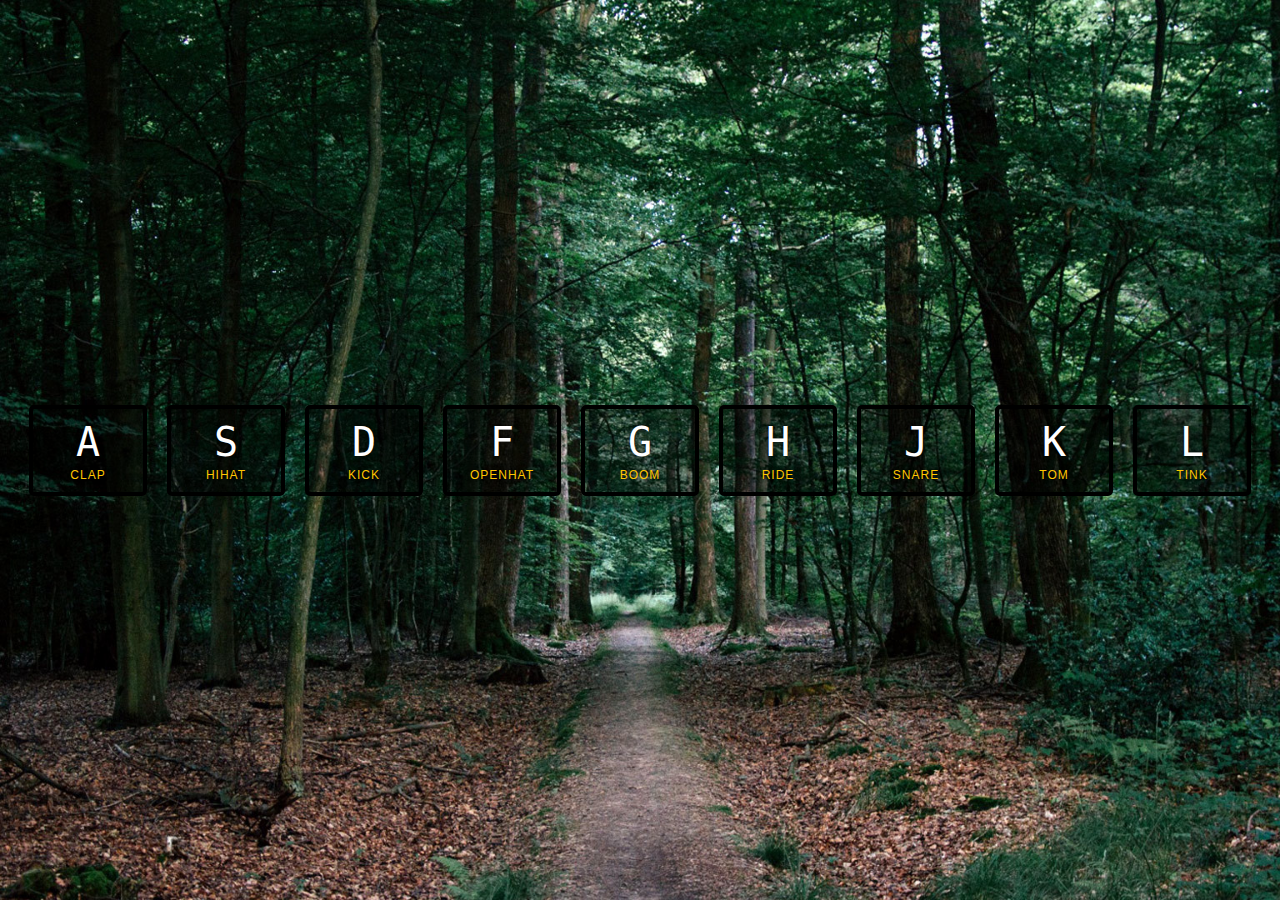
<file: 01/index.html>
<!DOCTYPE html>
<html lang="en">

<head>
  <meta charset="UTF-8">
  <title>JS Drum Kit</title>
  <link rel="stylesheet" href="style.css">
</head>

<body>


  <div class="keys">
    <div data-key="65" class="key">
      <kbd>A</kbd>
      <span class="sound">clap</span>
    </div>
    <div data-key="83" class="key">
      <kbd>S</kbd>
      <span class="sound">hihat</span>
    </div>
    <div data-key="68" class="key">
      <kbd>D</kbd>
      <span class="sound">kick</span>
    </div>
    <div data-key="70" class="key">
      <kbd>F</kbd>
      <span class="sound">openhat</span>
    </div>
    <div data-key="71" class="key">
      <kbd>G</kbd>
      <span class="sound">boom</span>
    </div>
    <div data-key="72" class="key">
      <kbd>H</kbd>
      <span class="sound">ride</span>
    </div>
    <div data-key="74" class="key">
      <kbd>J</kbd>
      <span class="sound">snare</span>
    </div>
    <div data-key="75" class="key">
      <kbd>K</kbd>
      <span class="sound">tom</span>
    </div>
    <div data-key="76" class="key">
      <kbd>L</kbd>
      <span class="sound">tink</span>
    </div>
  </div>

  <audio data-key="65" src="sounds/clap.wav"></audio>
  <audio data-key="83" src="sounds/hihat.wav"></audio>
  <audio data-key="68" src="sounds/kick.wav"></audio>
  <audio data-key="70" src="sounds/openhat.wav"></audio>
  <audio data-key="71" src="sounds/boom.wav"></audio>
  <audio data-key="72" src="sounds/ride.wav"></audio>
  <audio data-key="74" src="sounds/snare.wav"></audio>
  <audio data-key="75" src="sounds/tom.wav"></audio>
  <audio data-key="76" src="sounds/tink.wav"></audio>

  <script src="script.js"></script>
</body>

</html>
</file>
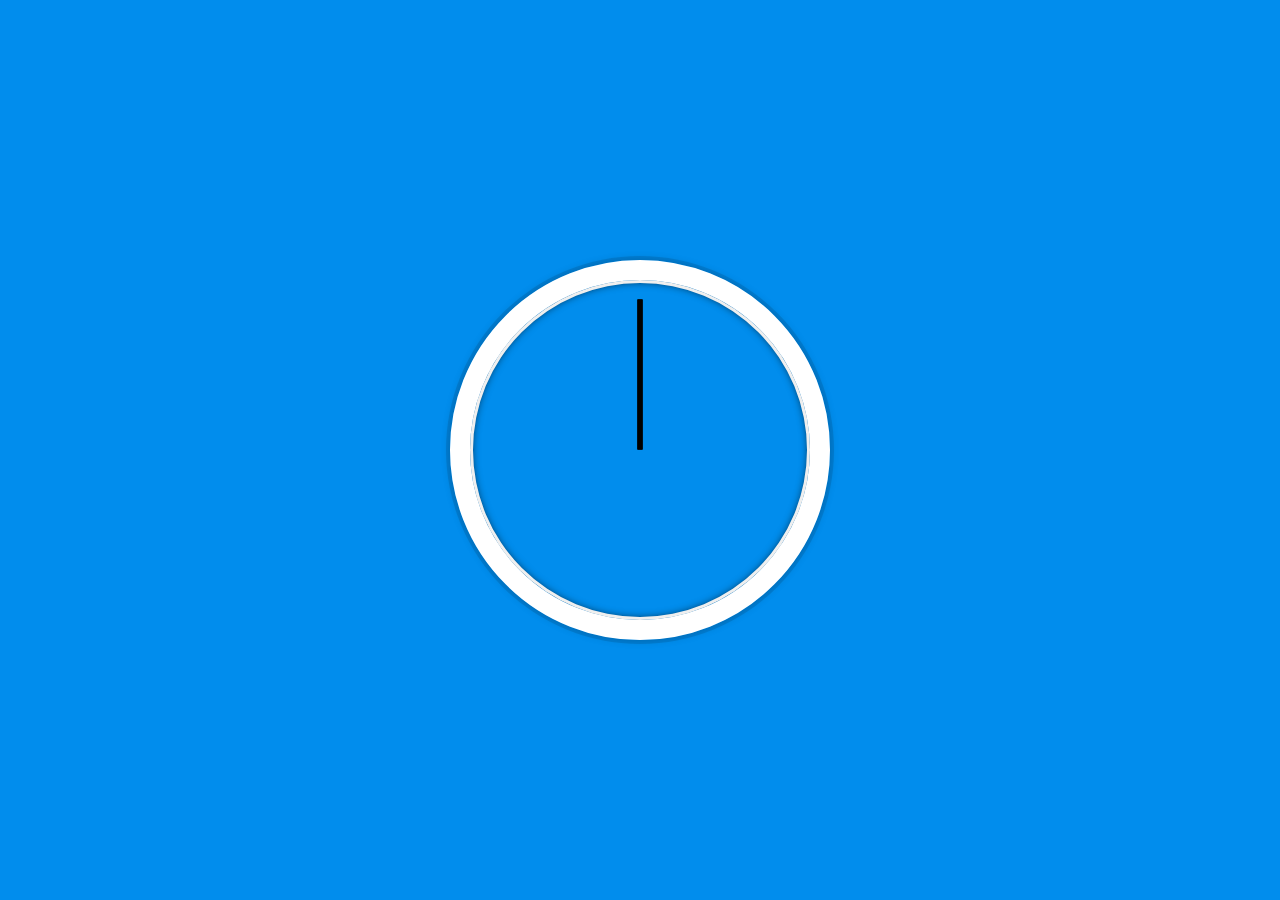
<file: 02/index.html>
<!DOCTYPE html>
<html lang="en">
<head>
  <meta charset="UTF-8">
  <title>JS + CSS Clock</title>
</head>
<body>


    <div class="clock">
      <div class="clock-face">
        <div class="hand hour-hand"></div>
        <div class="hand min-hand"></div>
        <div class="hand second-hand"></div>
      </div>
    </div>


  <style>
    html {
      background: #018DED url(http://unsplash.it/1500/1000?image=881&blur=5);
      background-size: cover;
      font-family: 'helvetica neue';
      text-align: center;
      font-size: 10px;
    }

    body {
      margin: 0;
      font-size: 2rem;
      display: flex;
      flex: 1;
      min-height: 100vh;
      align-items: center;
    }

    .clock {
      width: 30rem;
      height: 30rem;
      border: 20px solid white;
      border-radius: 50%;
      margin: 50px auto;
      position: relative;
      padding: 2rem;
      box-shadow:
        0 0 0 4px rgba(0,0,0,0.1),
        inset 0 0 0 3px #EFEFEF,
        inset 0 0 10px black,
        0 0 10px rgba(0,0,0,0.2);
    }

    .clock-face {
      position: relative;
      width: 100%;
      height: 100%;
      transform: translateY(-3px); /* account for the height of the clock hands */
    }

    .hand {
      width: 50%;
      height: 5px;
      background: black;
      position: absolute;
      top: 50%;
      transform-origin: 100%;
      transform: rotate(90deg);
      transition: all 0.05s;
      transition-timing-function: cubic-bezier(0, 2.5, 0.41, 2.5);
    }

  </style>

  <script>

    const secondHand = document.querySelector('.second-hand');
    const minutesHand = document.querySelector('.min-hand');
    const hourHand = document.querySelector('.hour-hand');
    
    function setDate(){
      const now = new Date();
      const seconds = now.getSeconds();
      const minutes = now.getMinutes();
      const hours = now.getHours();

      var secondsInDegree =(seconds / 60) * 360 + 90;
      var minutesInDegree =(minutes / 60) * 360 + 90;
      var hoursInDegree =(hours / 60) * 360 + 90;

      secondHand.style.transform = `rotate(${secondsInDegree}deg)`;
      minutesHand.style.transform = `rotate(${minutesInDegree}deg)`;
      hourHand.style.transform = `rotate(${hoursInDegree}deg)`;

    }

    setInterval(setDate, 1000);   

  </script>
</body>
</html>
</file>
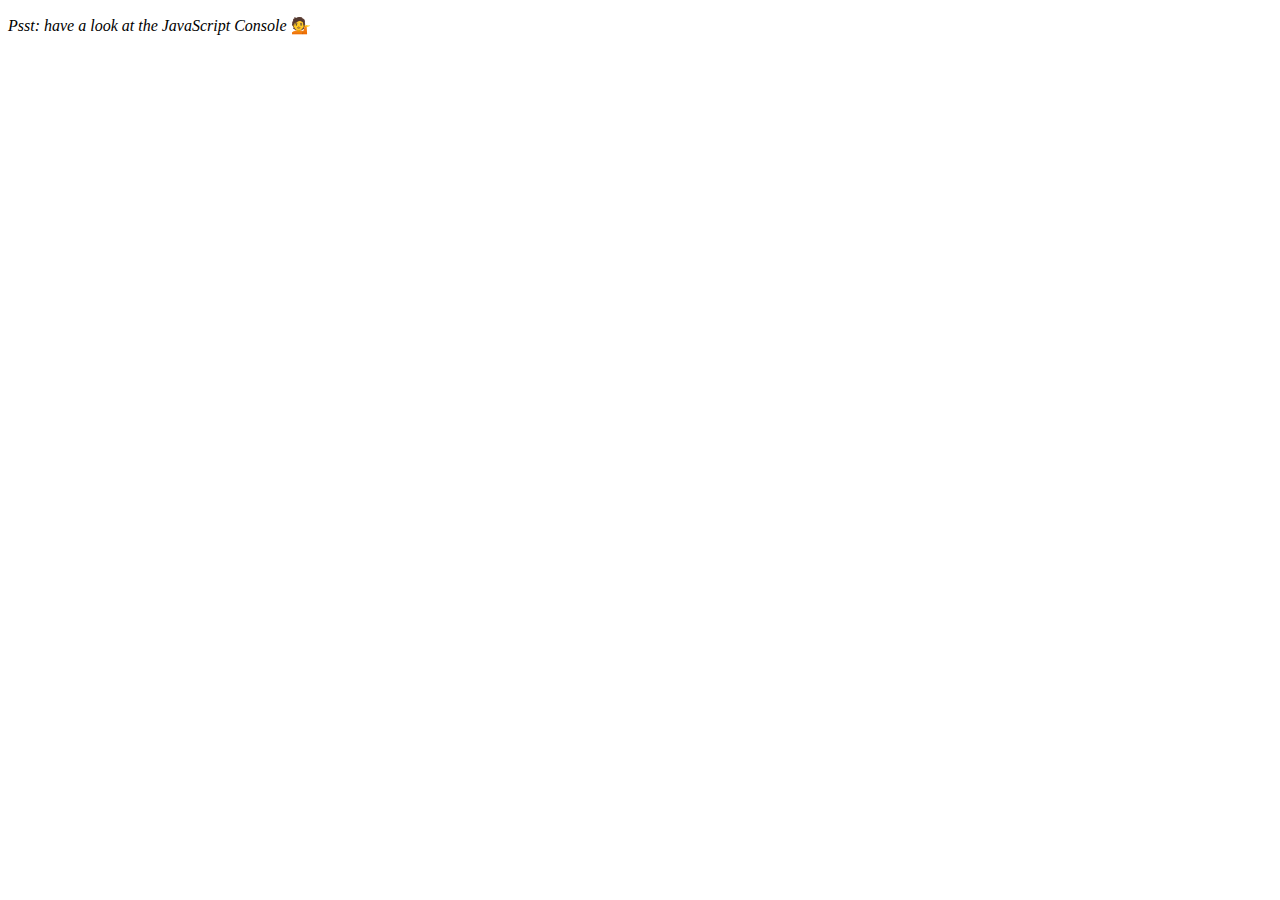
<file: 04/index.html>
<!DOCTYPE html>
<html lang="en">
<head>
  <meta charset="UTF-8">
  <title>Array Cardio 💪</title>
</head>
<body>
  <p><em>Psst: have a look at the JavaScript Console</em> 💁</p>
  <script>
    // Get your shorts on - this is an array workout!
    // ## Array Cardio Day 1

    // Some data we can work with

    const inventors = [
      { first: 'Albert', last: 'Einstein', year: 1879, passed: 1955 },
      { first: 'Isaac', last: 'Newton', year: 1643, passed: 1727 },
      { first: 'Galileo', last: 'Galilei', year: 1564, passed: 1642 },
      { first: 'Marie', last: 'Curie', year: 1867, passed: 1934 },
      { first: 'Johannes', last: 'Kepler', year: 1571, passed: 1630 },
      { first: 'Nicolaus', last: 'Copernicus', year: 1473, passed: 1543 },
      { first: 'Max', last: 'Planck', year: 1858, passed: 1947 },
      { first: 'Katherine', last: 'Blodgett', year: 1898, passed: 1979 },
      { first: 'Ada', last: 'Lovelace', year: 1815, passed: 1852 },
      { first: 'Sarah E.', last: 'Goode', year: 1855, passed: 1905 },
      { first: 'Lise', last: 'Meitner', year: 1878, passed: 1968 },
      { first: 'Hanna', last: 'Hammarström', year: 1829, passed: 1909 }
    ];

    const people = ['Beck, Glenn', 'Becker, Carl', 'Beckett, Samuel', 'Beddoes, Mick', 'Beecher, Henry', 'Beethoven, Ludwig', 'Begin, Menachem', 'Belloc, Hilaire', 'Bellow, Saul', 'Benchley, Robert', 'Benenson, Peter', 'Ben-Gurion, David', 'Benjamin, Walter', 'Benn, Tony', 'Bennington, Chester', 'Benson, Leana', 'Bent, Silas', 'Bentsen, Lloyd', 'Berger, Ric', 'Bergman, Ingmar', 'Berio, Luciano', 'Berle, Milton', 'Berlin, Irving', 'Berne, Eric', 'Bernhard, Sandra', 'Berra, Yogi', 'Berry, Halle', 'Berry, Wendell', 'Bethea, Erin', 'Bevan, Aneurin', 'Bevel, Ken', 'Biden, Joseph', 'Bierce, Ambrose', 'Biko, Steve', 'Billings, Josh', 'Biondo, Frank', 'Birrell, Augustine', 'Black, Elk', 'Blair, Robert', 'Blair, Tony', 'Blake, William'];

    // Array.prototype.filter()
    // 1. Filter the list of inventors for those who were born in the 1500's
    const fifteen = inventors.filter(inventor => (inventor.year >= 1500 && inventor.year < 1600));
    console.table(fifteen);

    // Array.prototype.map()
    // 2. Give us an array of the inventors' first and last names
    const fullNames = inventors.map(inventor => `${inventor.first} ${inventor.last}`);
    console.log(fullNames);

    // Array.prototype.sort()
    // 3. Sort the inventors by birthdate, oldest to youngest
    const ordered = inventors.sort((a, b) => a.year > b.year ? 1 : -1);
    console.table(ordered);

    // Array.prototype.reduce()
    // 4. How many years did all the inventors live?
    const totalYears = inventors.reduce((acumulador, inventor) => {
      return acumulador + (inventor.passed - inventor.year);
    }, 0);

    // 5. Sort the inventors by years lived
    const oldest = inventors.sort((a, b) => (a.passed - a.year) < (b.passed - b.year) ? 1 : -1);
    console.table(oldest);

    // 6. create a list of Boulevards in Paris that contain 'de' anywhere in the name
    // https://en.wikipedia.org/wiki/Category:Boulevards_in_Paris

    //const category = document.querySelector('.mw-category');
    //const links = Array.from(category.querySelectorAll('a'));
    //const de = links
    //              .map(link => link.textContent)
    //              .filter(streetName => streetName.includes('de'));

    // 7. sort Exercise
    // Sort the people alphabetically by last name
    const alpha = people.sort((a, b) => {
      const [alast, afirst] = a.split(', ');
      const [bLast, bFirst] = b.split(', ');
      return alast > bLast ? 1 : -1;
    });

    console.log(alpha);

    // 8. Reduce Exercise
    // Sum up the instances of each of these
    const data = ['car', 'car', 'truck', 'truck', 'bike', 'walk', 'car', 'van', 'bike', 'walk', 'car', 'van', 'car', 'truck' ];

    const transportation = data.reduce((obj, item) => {
        if(!obj[item]) obj[item] = 0;
        obj[item] ++;
        return obj;
    }, {});

    console.table(transportation);

  </script>
</body>
</html>
</file>
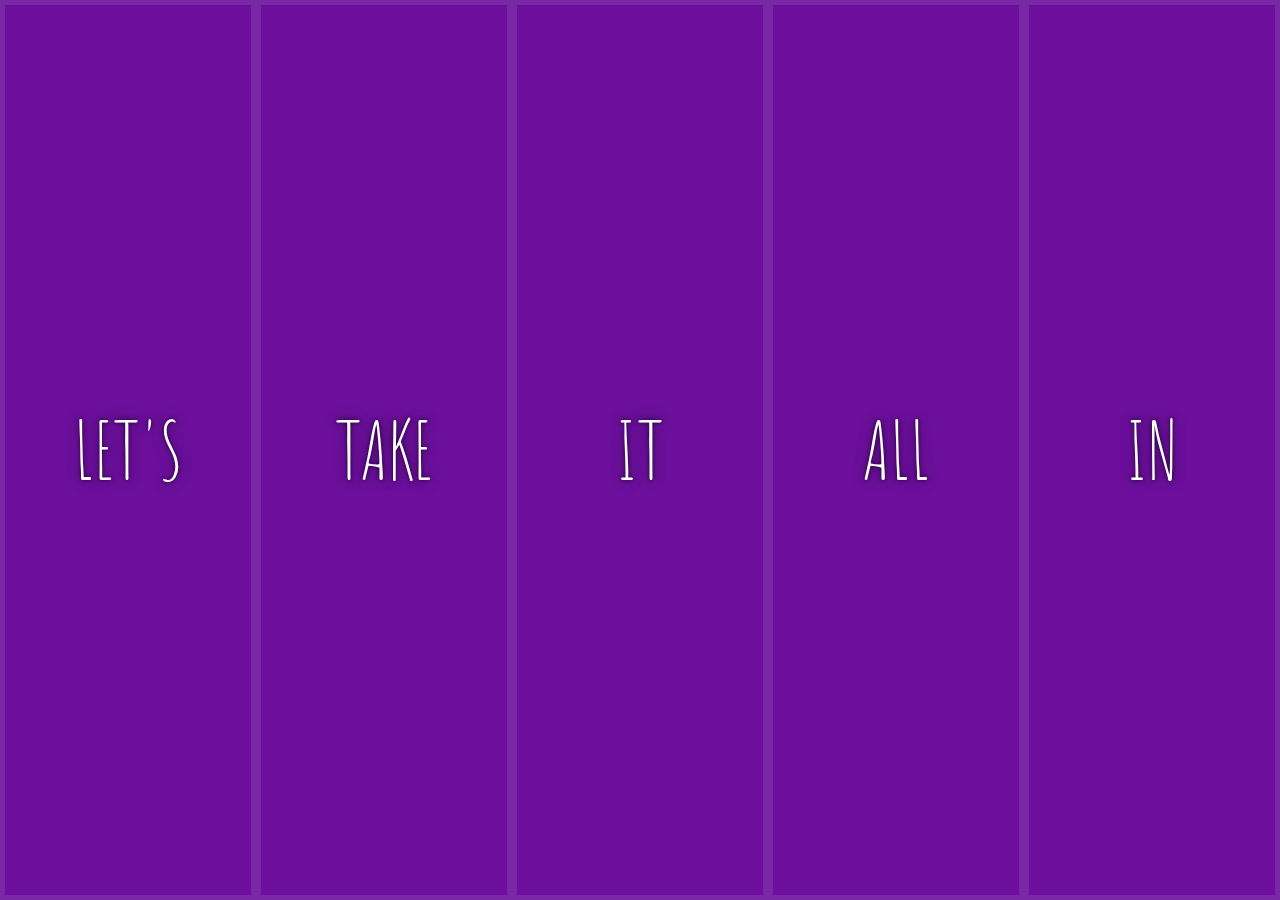
<file: 05/index.html>
<!DOCTYPE html>
<html lang="en">

<head>
  <meta charset="UTF-8">
  <title>Flex Panels 💪</title>
  <link href='https://fonts.googleapis.com/css?family=Amatic+SC' rel='stylesheet' type='text/css'>
</head>

<body>
  <style>
    html {
      box-sizing: border-box;
      background: #ffc600;
      font-family: 'helvetica neue';
      font-size: 20px;
      font-weight: 200;
    }

    body {
      margin: 0;
    }

    *,
    *:before,
    *:after {
      box-sizing: inherit;
    }

    .panels {
      min-height: 100vh;
      overflow: hidden;
      display: flex;
    }

    .panel {
      background: #6B0F9C;
      box-shadow: inset 0 0 0 5px rgba(255, 255, 255, 0.1);
      color: white;
      text-align: center;
      align-items: center;
      /* Safari transitionend event.propertyName === flex */
      /* Chrome + FF transitionend event.propertyName === flex-grow */
      transition:
        font-size 0.7s cubic-bezier(0.61, -0.19, 0.7, -0.11),
        flex 0.7s cubic-bezier(0.61, -0.19, 0.7, -0.11),
        background 0.2s;
      font-size: 20px;
      background-size: cover;
      background-position: center;
      flex: 1;
      justify-content: center;
      align-items: center;
      display: flex;
      flex-direction: column;
    }

    .panel1 {
      background-image: url(https://source.unsplash.com/gYl-UtwNg_I/1500x1500);
    }

    .panel2 {
      background-image: url(https://source.unsplash.com/rFKUFzjPYiQ/1500x1500);
    }

    .panel3 {
      background-image: url(https://images.unsplash.com/photo-1465188162913-8fb5709d6d57?ixlib=rb-0.3.5&q=80&fm=jpg&crop=faces&cs=tinysrgb&w=1500&h=1500&fit=crop&s=967e8a713a4e395260793fc8c802901d);
    }

    .panel4 {
      background-image: url(https://source.unsplash.com/ITjiVXcwVng/1500x1500);
    }

    .panel5 {
      background-image: url(https://source.unsplash.com/3MNzGlQM7qs/1500x1500);
    }

    /* Flex Children */
    .panel>* {
      margin: 0;
      width: 100%;
      transition: transform 0.5s;
      flex: 1 0 auto;
      display: flex;
      justify-content: center;
      align-items: center;
    }

    .panel>*:first-child {
      transform: translateY(-100%);
    }

    .panel.open-active>*:first-child {
      transform: translateY(0);
    }

    .panel>*:last-child {
      transform: translateY(100%);
    }

    .panel.open-active>*:last-child {
      transform: translateY(0);
    }

    .panel p {
      text-transform: uppercase;
      font-family: 'Amatic SC', cursive;
      text-shadow: 0 0 4px rgba(0, 0, 0, 0.72), 0 0 14px rgba(0, 0, 0, 0.45);
      font-size: 2em;
    }

    .panel p:nth-child(2) {
      font-size: 4em;
    }

    .panel.open {
      flex: 5;
      font-size: 40px;
    }
  </style>


  <div class="panels">
    <div class="panel panel1">
      <p>Hey</p>
      <p>Let's</p>
      <p>Dance</p>
    </div>
    <div class="panel panel2">
      <p>Give</p>
      <p>Take</p>
      <p>Receive</p>
    </div>
    <div class="panel panel3">
      <p>Experience</p>
      <p>It</p>
      <p>Today</p>
    </div>
    <div class="panel panel4">
      <p>Give</p>
      <p>All</p>
      <p>You can</p>
    </div>
    <div class="panel panel5">
      <p>Life</p>
      <p>In</p>
      <p>Motion</p>
    </div>
  </div>

  <script>
    const panels = document.querySelectorAll('.panel');

    function toggleOpen() {
      this.classList.toggle('open');
    }

    function toggleActive(e) {
      if (e.propertyName.includes('flex')) {
        this.classList.toggle('open-active');
      }
    }

    panels.forEach(panel => panel.addEventListener('click', toggleOpen));
    panels.forEach(panel => panel.addEventListener('transitionend', toggleActive));

  </script>



</body>

</html>
</file>
<file: 01/style.css>
html {
  font-size: 10px;
  background: url("forest.jpg") bottom center;
  background-size: cover;
}

body,html {
  margin: 0;
  padding: 0;
  font-family: sans-serif;
}

.keys {
  display: flex;
  flex: 1;
  min-height: 100vh;
  align-items: center;
  justify-content: center;
}

.key {
  border: .4rem solid black;
  border-radius: .5rem;
  margin: 1rem;
  font-size: 1.5rem;
  padding: 1rem .5rem;
  transition: all .07s ease;
  width: 10rem;
  text-align: center;
  color: white;
  background: rgba(0,0,0,0.4);
  text-shadow: 0 0 .5rem black;
}

.playing {
  transform: scale(1.1);
  border-color: #ffc600;
  box-shadow: 0 0 1rem #ffc600;
}

kbd {
  display: block;
  font-size: 4rem;
}

.sound {
  font-size: 1.2rem;
  text-transform: uppercase;
  letter-spacing: .1rem;
  color: #ffc600;
}
</file>
